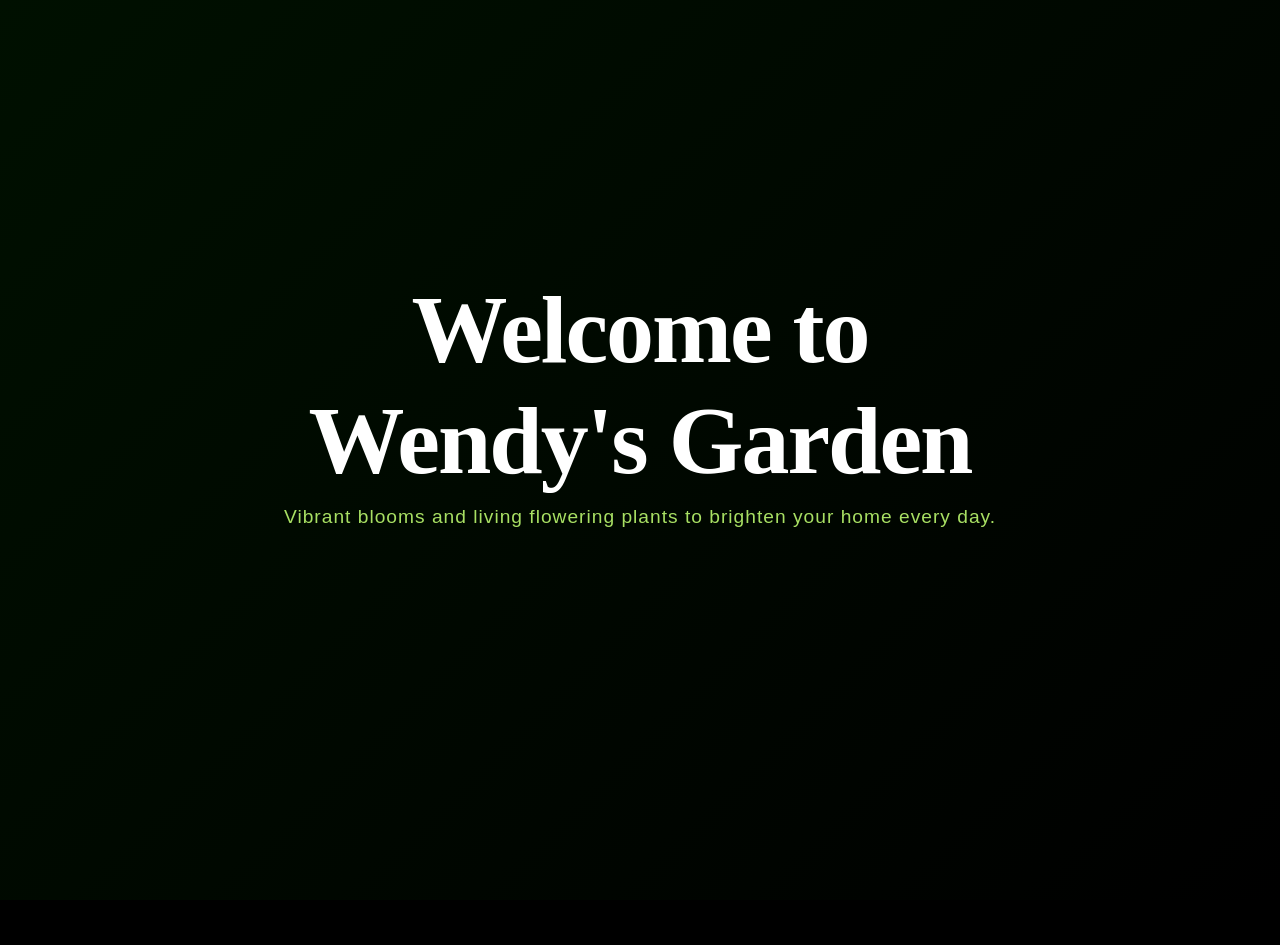
<file: index.html>
<!DOCTYPE html>
<html lang="en">
<head>
    <meta charset="UTF-8">
    <meta name="viewport" content="width=device-width, initial-scale=1.0">
    <title>Wendy's Garden | Nature's Peace</title>
    <link rel="stylesheet" href="index.css">
</head>
<body>

    <header class="hero">
        <div class="hero-bg"></div>
        
        <div class="overlay"></div>

        <div class="hero-content">
        <h1 class="reveal-text">Welcome to Wendy's Garden</h1>
        <p class="reveal-subtext">Vibrant blooms and living flowering plants to brighten your home every day.</p>
        <a href="home.html" class="btn reveal-btn" id="explore-btn">Visit Now</a>
        </div>
    </header>

    <script src="index.js"></script>
</body>
</html>
</file>
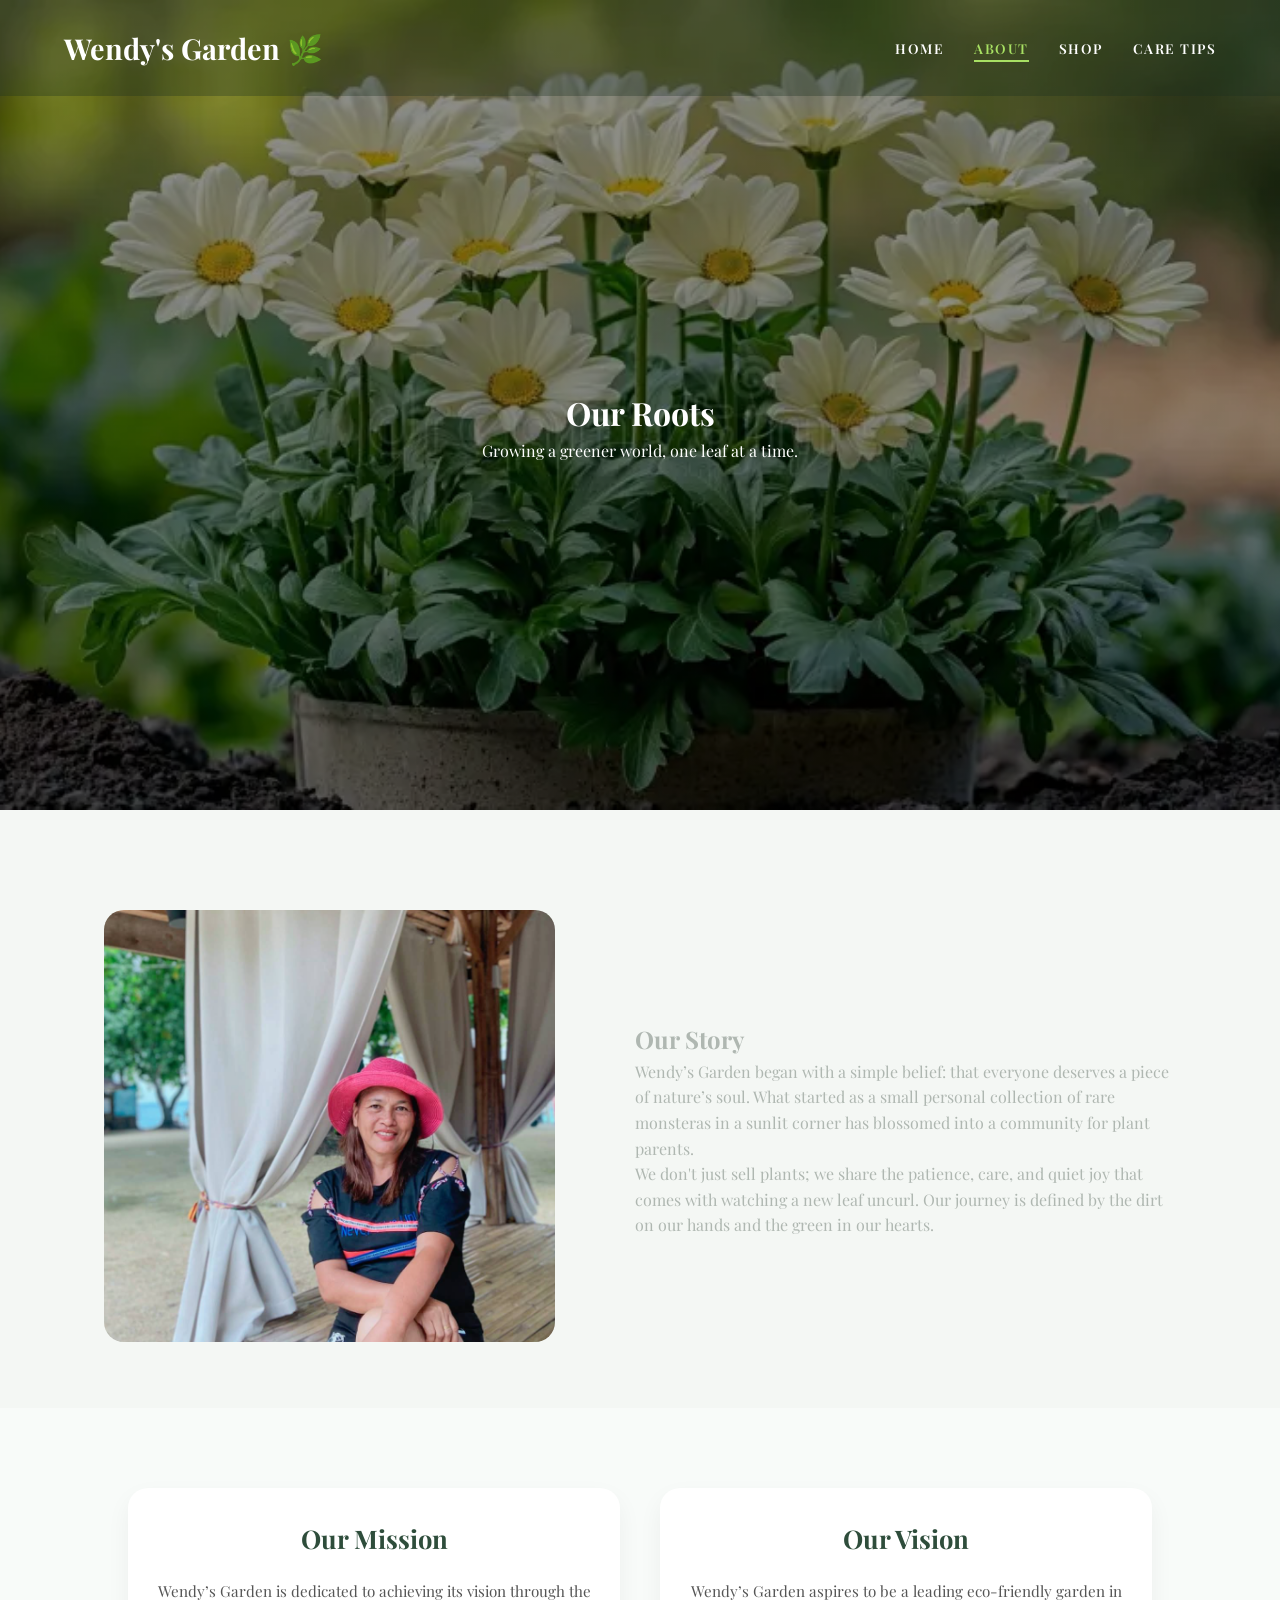
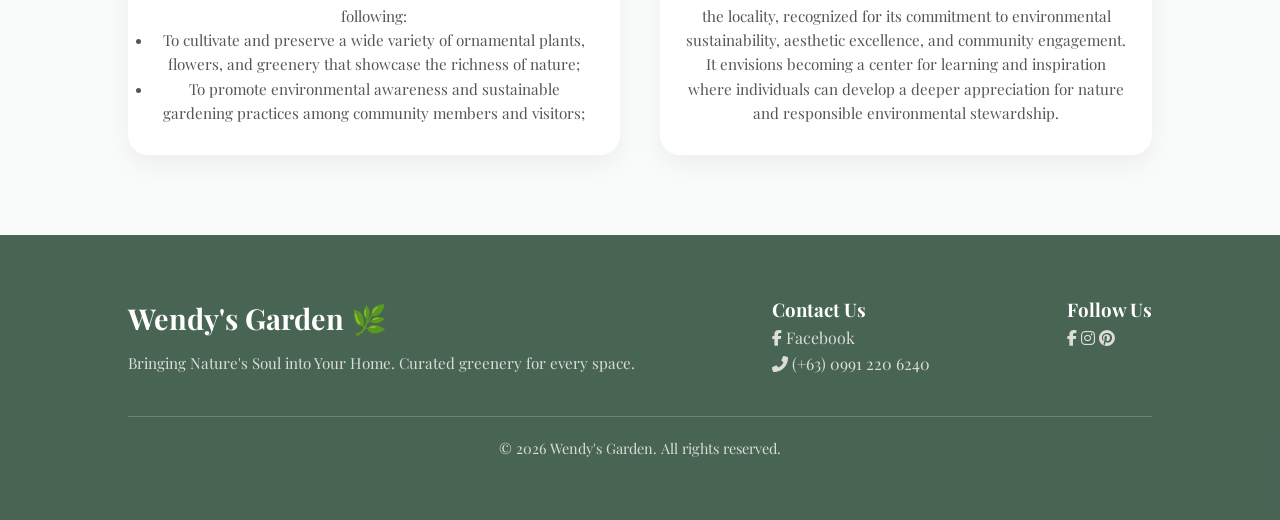
<file: about.html>
<!DOCTYPE html>
<html lang="en">
<head>
<meta charset="UTF-8">
<meta name="viewport" content="width=device-width, initial-scale=1.0">
<title>About | Wendy's Garden</title>

<!-- Google Fonts -->
<link href="https://fonts.googleapis.com/css2?family=Playfair+Display:wght@700;900&family=Poppins:wght@300;400;600&display=swap" rel="stylesheet">

<!-- Font Awesome for icons -->
<link rel="stylesheet" href="https://cdnjs.cloudflare.com/ajax/libs/font-awesome/6.4.0/css/all.min.css">

<style>
/* ===== GLOBAL ===== */
:root {
    --primary-dark: #1b302251;
    --accent-lime: #a8e063;
    --soft-white: #f4f7f4;
}
* { margin:0; padding:0; box-sizing:border-box; }
body { font-family: 'Playfair Display', serif; background-color: var(--soft-white); color: var(--primary-dark); line-height:1.6; }

/* ===== NAVBAR ===== */
.navbar {
    position: fixed; top:0; width:100%; display:flex; justify-content:space-between; align-items:center;
    padding:25px 5%; background-color: var(--primary-dark); z-index:1000; transition: all 0.4s ease;
}
.navbar.scrolled { background-color:#111f16; padding:15px 5%; box-shadow:0 5px 20px rgba(0,0,0,0.4); }
.logo { font-family:'Playfair Display'; font-size:1.8rem; color:#fff; font-weight:700; }
.nav-links { display:flex; list-style:none; gap:30px; }
.nav-links a { color:#fff; text-decoration:none; font-weight:600; font-size:0.85rem; text-transform:uppercase; letter-spacing:1.5px; position:relative; transition:0.3s; }
.nav-links a::after { content:''; position:absolute; width:0; height:2px; bottom:-5px; left:0; background-color: var(--accent-lime); transition:0.3s; }
.navbar:not(.scrolled) .nav-links a:hover::after, .navbar:not(.scrolled) .nav-links a.active-page::after { width:100%; }
.navbar.scrolled .nav-links a::after { display:none !important; }
.nav-links a:hover, .nav-links a.active-page { color: var(--accent-lime); }

/* ===== HERO ===== */
.about-header {
    position: relative; height:90vh; display:flex; justify-content:center; align-items:center; text-align:center; color:#fff;
}
.about-header::before {
    content:''; position:absolute; top:0; left:0; width:100%; height:100%; z-index:0;
    background:
        linear-gradient(rgba(0,0,0,0.45), rgba(0,0,0,0.45)),
        url('img/daisy.webp') center/cover no-repeat;
    animation: kenBurns 20s infinite alternate;
}
.about-header .hero-content { position:relative; z-index:2; padding-top:40px; }
.about-header h1.reveal, .about-header p.reveal {
    opacity:0; transform:translateY(30px) scale(0.9); transition: all 1.2s cubic-bezier(0.22, 1, 0.36, 1);
}
.about-header h1.reveal.active, .about-header p.reveal.active { opacity:1; transform:translateY(0) scale(1); }

/* Hero animation */
@keyframes kenBurns { from{transform:scale(1);} to{transform:scale(1.1);} }

/* ===== STORY GRID ===== */
.container { max-width:1200px; margin:0 auto; padding:100px 5% 60px 5%; }
.story-grid { display:grid; grid-template-columns:1fr 1.2fr; gap:80px; align-items:center; }
.story-image img { width:100%; border-radius:20px; transition:transform 0.6s ease; }

/* ===== MISSION & VISION ===== */
.mission-vision { padding:80px 10%; background:#f8fbf9; text-align:center; }
.mv-grid { display:grid; grid-template-columns:repeat(auto-fit,minmax(300px,1fr)); gap:40px; align-items:start; }
.mv-card { background:#fff; padding:30px 25px; border-radius:20px; box-shadow:0 10px 25px rgba(0,0,0,0.05); transition: transform 0.3s ease, box-shadow 0.3s ease; }
.mv-card:hover { transform: translateY(-10px) scale(1.02); box-shadow:0 15px 35px rgba(0,0,0,0.1); }
.mv-card .section-title { font-family:'Playfair Display'; font-size:1.6rem; margin-bottom:20px; color:#2e4d3b; }
.mv-card p, .mv-card li { font-size:0.95rem; line-height:1.6; color:#555; }

/* ===== FOOTER ===== */
.site-footer { background:#2e4d3bdc; color:#fff; padding:60px 10%; }
.footer-container { display:flex; flex-wrap:wrap; justify-content:space-between; gap:40px; }
.footer-brand h2 { font-family:'Playfair Display'; font-size:1.8rem; margin-bottom:10px; }
.footer-brand p { font-size:0.95rem; line-height:1.6; color:#dcdcdc; }
.footer-contact a, .footer-social a { color:#dcdcdc; text-decoration:none; transition:0.3s; }
.footer-contact a:hover, .footer-social a:hover { color:#27ae60; }
.footer-bottom { text-align:center; margin-top:40px; border-top:1px solid rgba(255,255,255,0.2); padding-top:20px; font-size:0.9rem; color:#dcdcdc; }

/* ===== RESPONSIVE ===== */
@media(max-width:900px){ .story-grid{grid-template-columns:1fr;} .nav-links{display:none;} }
@media(max-width:768px){ .mission-vision{padding:50px 5%;} .mv-card .section-title{font-size:1.4rem;} }
</style>
</head>
<body class="about-page">

<nav class="navbar">
    <div class="logo">Wendy's Garden 🌿</div>
    <ul class="nav-links">
        <li><a href="home.html">Home</a></li>
        <li><a href="about.html" class="active-page">About</a></li>
        <li><a href="shop.html">Shop</a></li>
        <li><a href="care.html">Care Tips</a></li>
    </ul>
</nav>

<header class="about-header">
    <div class="hero-content">
        <h1 class="reveal about-title">Our Roots</h1>
        <p class="reveal about-sub">Growing a greener world, one leaf at a time.</p>
    </div>
</header>

<section class="container">
    <div class="story-grid">
        <div class="story-image">
            <img src="img/wendy.png" alt="Garden Life">
        </div>
        <div class="story-text">
            <h2 class="section-title" style="text-align:left;">Our Story</h2>
            <p>Wendy’s Garden began with a simple belief: that everyone deserves a piece of nature’s soul. What started as a small personal collection of rare monsteras in a sunlit corner has blossomed into a community for plant parents.</p>
            <p>We don't just sell plants; we share the patience, care, and quiet joy that comes with watching a new leaf uncurl. Our journey is defined by the dirt on our hands and the green in our hearts.</p>
        </div>
    </div>
</section>

<section class="mission-vision">
    <div class="mv-grid">
        <div class="mv-card">
            <h2 class="section-title">Our Mission</h2>
            <p>Wendy’s Garden is dedicated to achieving its vision through the following:</p>
            <ul>
                <li>To cultivate and preserve a wide variety of ornamental plants, flowers, and greenery that showcase the richness of nature;</li>
                <li>To promote environmental awareness and sustainable gardening practices among community members and visitors;</li>
            </ul>
        </div>
        <div class="mv-card">
            <h2 class="section-title">Our Vision</h2>
            <p>Wendy’s Garden aspires to be a leading eco-friendly garden in the locality, recognized for its commitment to environmental sustainability, aesthetic excellence, and community engagement. It envisions becoming a center for learning and inspiration where individuals can develop a deeper appreciation for nature and responsible environmental stewardship.</p>
        </div>
    </div>
</section>

<footer class="site-footer">
    <div class="footer-container">
        <div class="footer-brand">
            <h2>Wendy's Garden 🌿</h2>
            <p>Bringing Nature's Soul into Your Home. Curated greenery for every space.</p>
        </div>
        <div class="footer-contact">
            <h3>Contact Us</h3>
            <a href="https://www.facebook.com/analiza.viray.35" target="_blank"><i class="fab fa-facebook-f"></i> Facebook</a><br>
            <a href="tel:+639912206240"><i class="fas fa-phone-alt"></i> (+63) 0991 220 6240</a>
        </div>
        <div class="footer-social">
            <h3>Follow Us</h3>
            <div class="social-icons">
                <a href="#"><i class="fab fa-facebook-f"></i></a>
                <a href="#"><i class="fab fa-instagram"></i></a>
                <a href="#"><i class="fab fa-pinterest"></i></a>
            </div>
        </div>
    </div>
    <div class="footer-bottom">
        <p>&copy; 2026 Wendy's Garden. All rights reserved.</p>
    </div>
</footer>

<script>
// ===== Hero text reveal on load =====
window.addEventListener('DOMContentLoaded', () => {
    document.querySelector('.about-header h1.reveal').classList.add('active');
    document.querySelector('.about-header p.reveal').classList.add('active');
});

// ===== Navbar shrink on scroll =====
window.addEventListener('scroll', () => {
    const navbar = document.querySelector('.navbar');
    if(window.scrollY > 50) navbar.classList.add('scrolled');
    else navbar.classList.remove('scrolled');
});
</script>

</body>
</html>
</file>
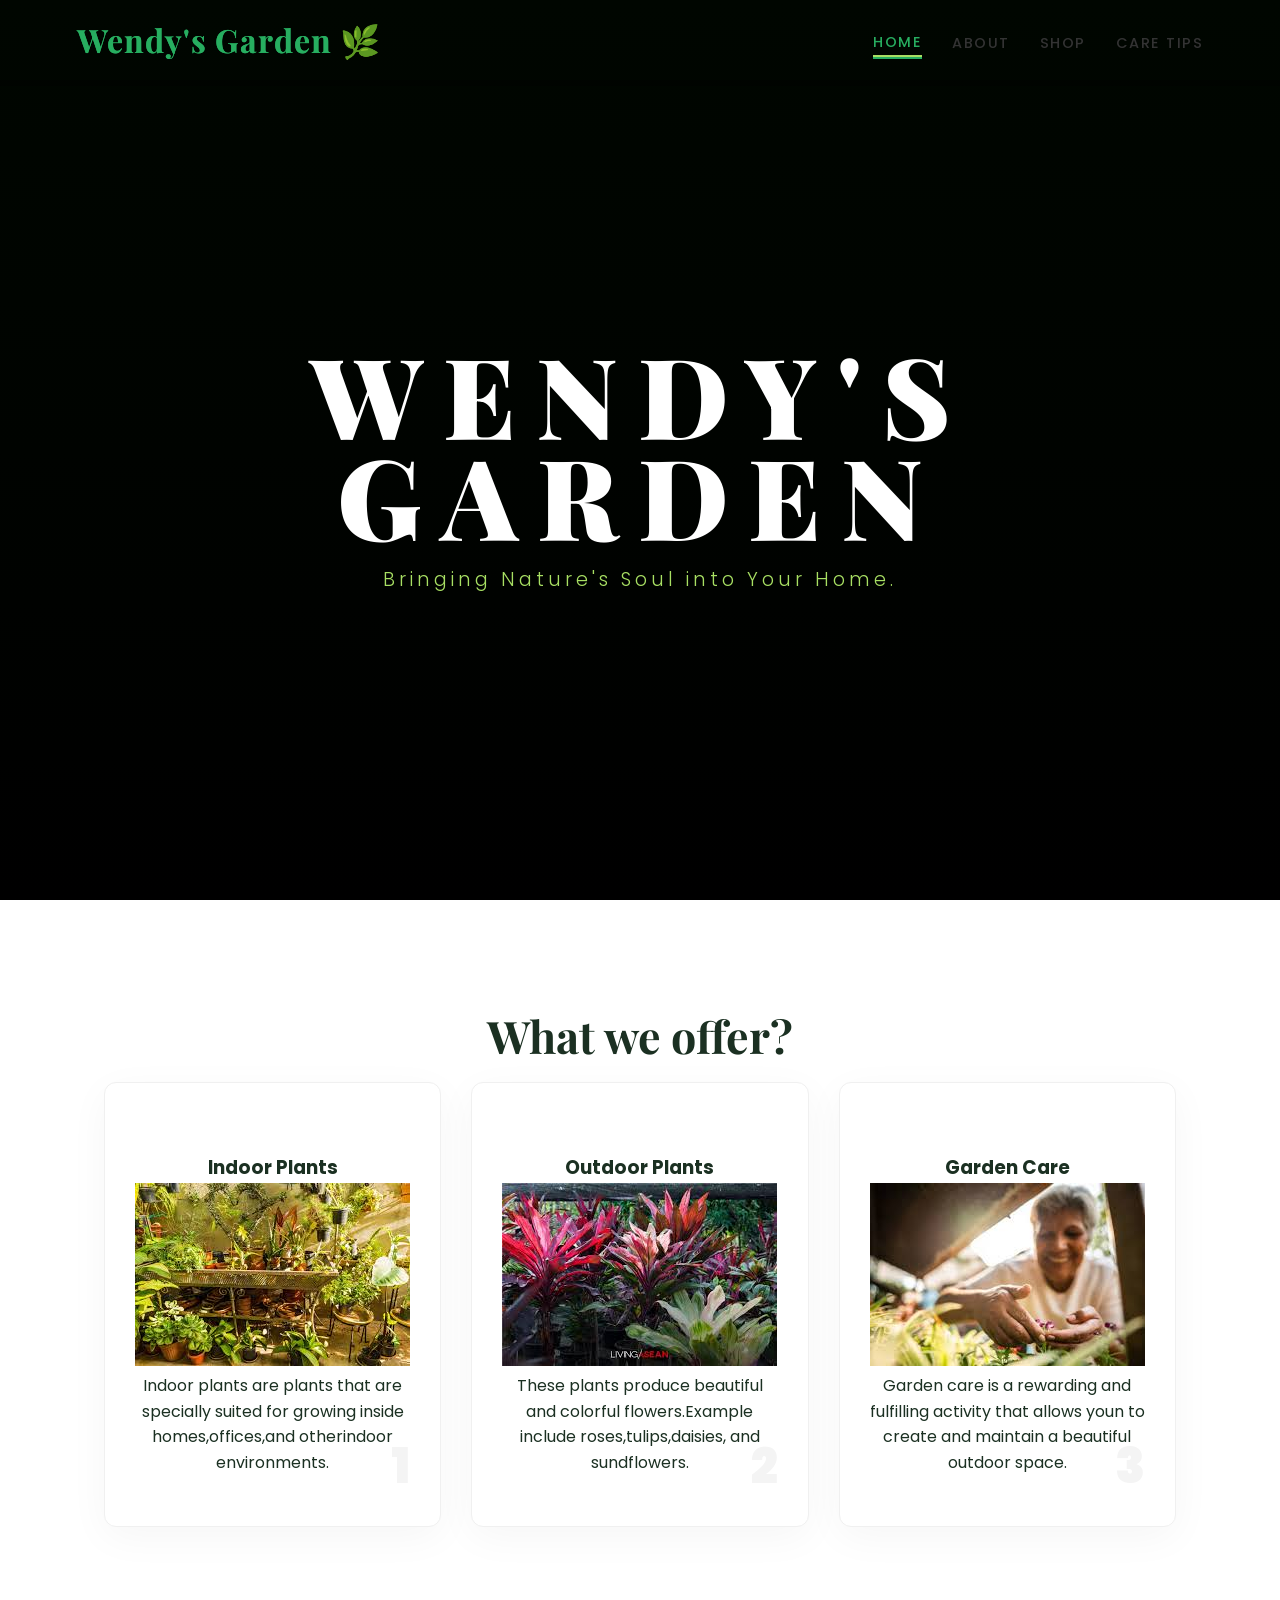
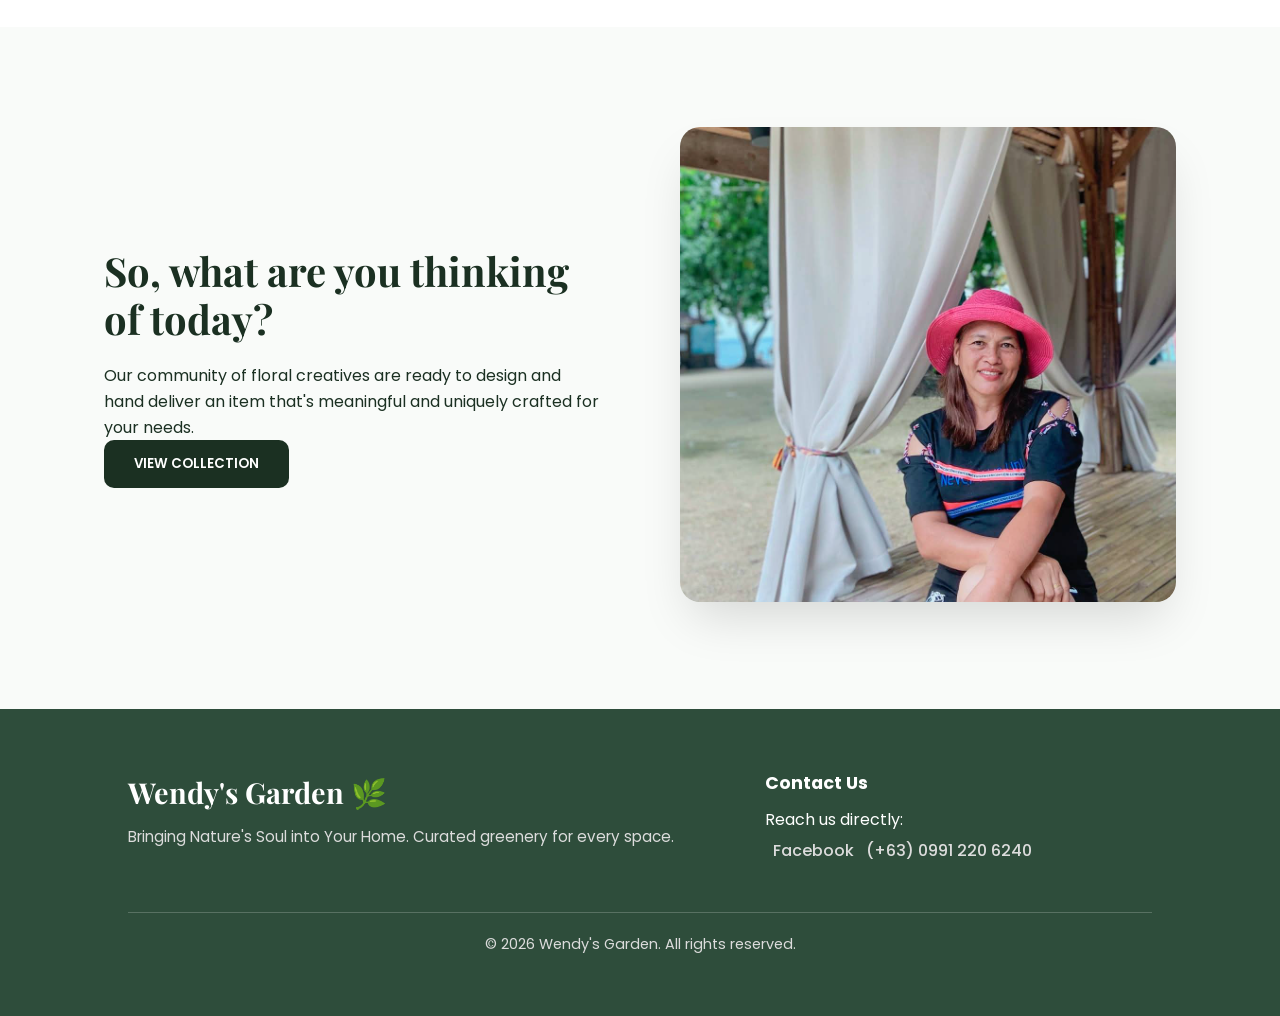
<file: home.html>
<!DOCTYPE html>
<html lang="en">
<head>
    <meta charset="UTF-8">
    <meta name="viewport" content="width=device-width, initial-scale=1.0">
    <title>Home | Wendy's Garden</title>
    <link rel="stylesheet" href="home.css">
    <link rel="stylesheet" href="style.css">
    <link href="https://fonts.googleapis.com/css2?family=Playfair+Display:wght@700&family=Poppins:wght@300;400;600&display=swap" rel="stylesheet">
</head>
<body>

    <section class="hero">
        <div class="hero-bg"></div>
        <div class="overlay"></div>
        <nav class="navbar">
            <div class="logo">Wendy's Garden 🌿</div>
            <ul class="nav-links">
  <!-- Navbar Start -->
<nav class="navbar">
    <div class="logo">Wendy's Garden 🌿</div>
    <ul class="nav-links">
        <li><a href="home.html" class="active-page">Home</a></li>
        <li><a href="about.html">About</a></li>
        <li><a href="shop.html">Shop</a></li>
        <li><a href="care.html">Care Tips</a></li>
    </ul>
    <div class="hamburger">
        <span></span>
        <span></span>
        <span></span>
    </div>
</nav>
<!-- Navbar End -->
            </ul>
        </nav>
        <div class="hero-content">
            <h1 class="reveal">Wendy's Garden</h1>
            <p class="reveal">Bringing Nature's Soul into Your Home.</p>
        </div>
    </section>

     <section class="how-it-works">
        <div class="container">
            <h2 class="section-title scroll-reveal">What we offer?</h2>
            
            <div class="work-grid">
                <div class="work-card scroll-reveal">
                    <div class="icon-box"><i class="far fa-comment-dots"></i></div>
                    <h3>Indoor Plants</h3>
                    <img src="img/indor.jpg" alt="Floral hands">
                    <p>Indoor plants are plants that are specially suited for growing inside homes,offices,and otherindoor environments.</p>
                    <span class="step-num">1</span>
                </div>
                <div class="work-card scroll-reveal">
                    <div class="icon-box"><i class="fas fa-seedling"></i></div>
                    <h3>Outdoor Plants</h3>
                    <img src="img/outdoors.jpg" alt="Floral hands">
                    <p>These plants produce beautiful and colorful flowers.Example include roses,tulips,daisies, and sundflowers.</p>
                    <span class="step-num">2</span>
                </div>
                <div class="work-card scroll-reveal">
                    <div class="icon-box"><i class="far fa-envelope-open"></i></div>
                    <h3>Garden Care</h3>
                    <img src="img/love11.jpg" alt="Floral hands">
                    <p>Garden care is a rewarding and fulfilling activity that allows youn to create and maintain a beautiful outdoor space.</p>
                    <span class="step-num">3</span>
                </div>
            </div>
        </div>
    </section>

    <section class="split-section">
        <div class="container split-grid">
            <div class="split-text scroll-reveal">
                <h2>So, what are you thinking of today?</h2>
                <p>Our community of floral creatives are ready to design and hand deliver an item that's meaningful and uniquely crafted for your needs.</p>
                <button class="btn-view-shop" onclick="window.location.href='shop.html'">
    View Collection
</button>
            </div>
            <div class="split-image scroll-reveal">
                <img src="img/wendy.png" alt="Floral hands">
            </div>
        </div>
    </section>

    </section>

 <footer class="site-footer">
    <div class="footer-container">

        <!-- Brand + Description -->
        <div class="footer-brand">
            <h2>Wendy's Garden 🌿</h2>
            <p>Bringing Nature's Soul into Your Home. Curated greenery for every space.</p>
        </div>


        <!-- Contact -->
        <div class="footer-contact">
            <h3>Contact Us</h3>
            <p>Reach us directly:</p>
            <a href="https://www.facebook.com/analiza.viray.35" target="_blank" class="facebook-link">
                <i class="fab fa-facebook-f"></i> Facebook
            </a>
            <a href="tel:+639912206240" class="phone-link">
                <i class="fas fa-phone-alt"></i> (+63) 0991 220 6240
            </a>
        </div>

        <!-- Social Media -->
        <div class="footer-social">
            <h3></h3>
            <div class="social-icons">
                <a href="https://www.facebook.com/analiza.viray.35" target="_blank"><i class="fab fa-facebook-f"></i></a>
                <a href="#"><i class="fab fa-instagram"></i></a>
                <a href="#"><i class="fab fa-pinterest"></i></a>
            </div>
        </div>

    </div>

    <div class="footer-bottom">
        <p>&copy; 2026 Wendy's Garden. All rights reserved.</p>
    </div>
</footer>

    <script src="home.js"></script>
</body>
</html>
</file>
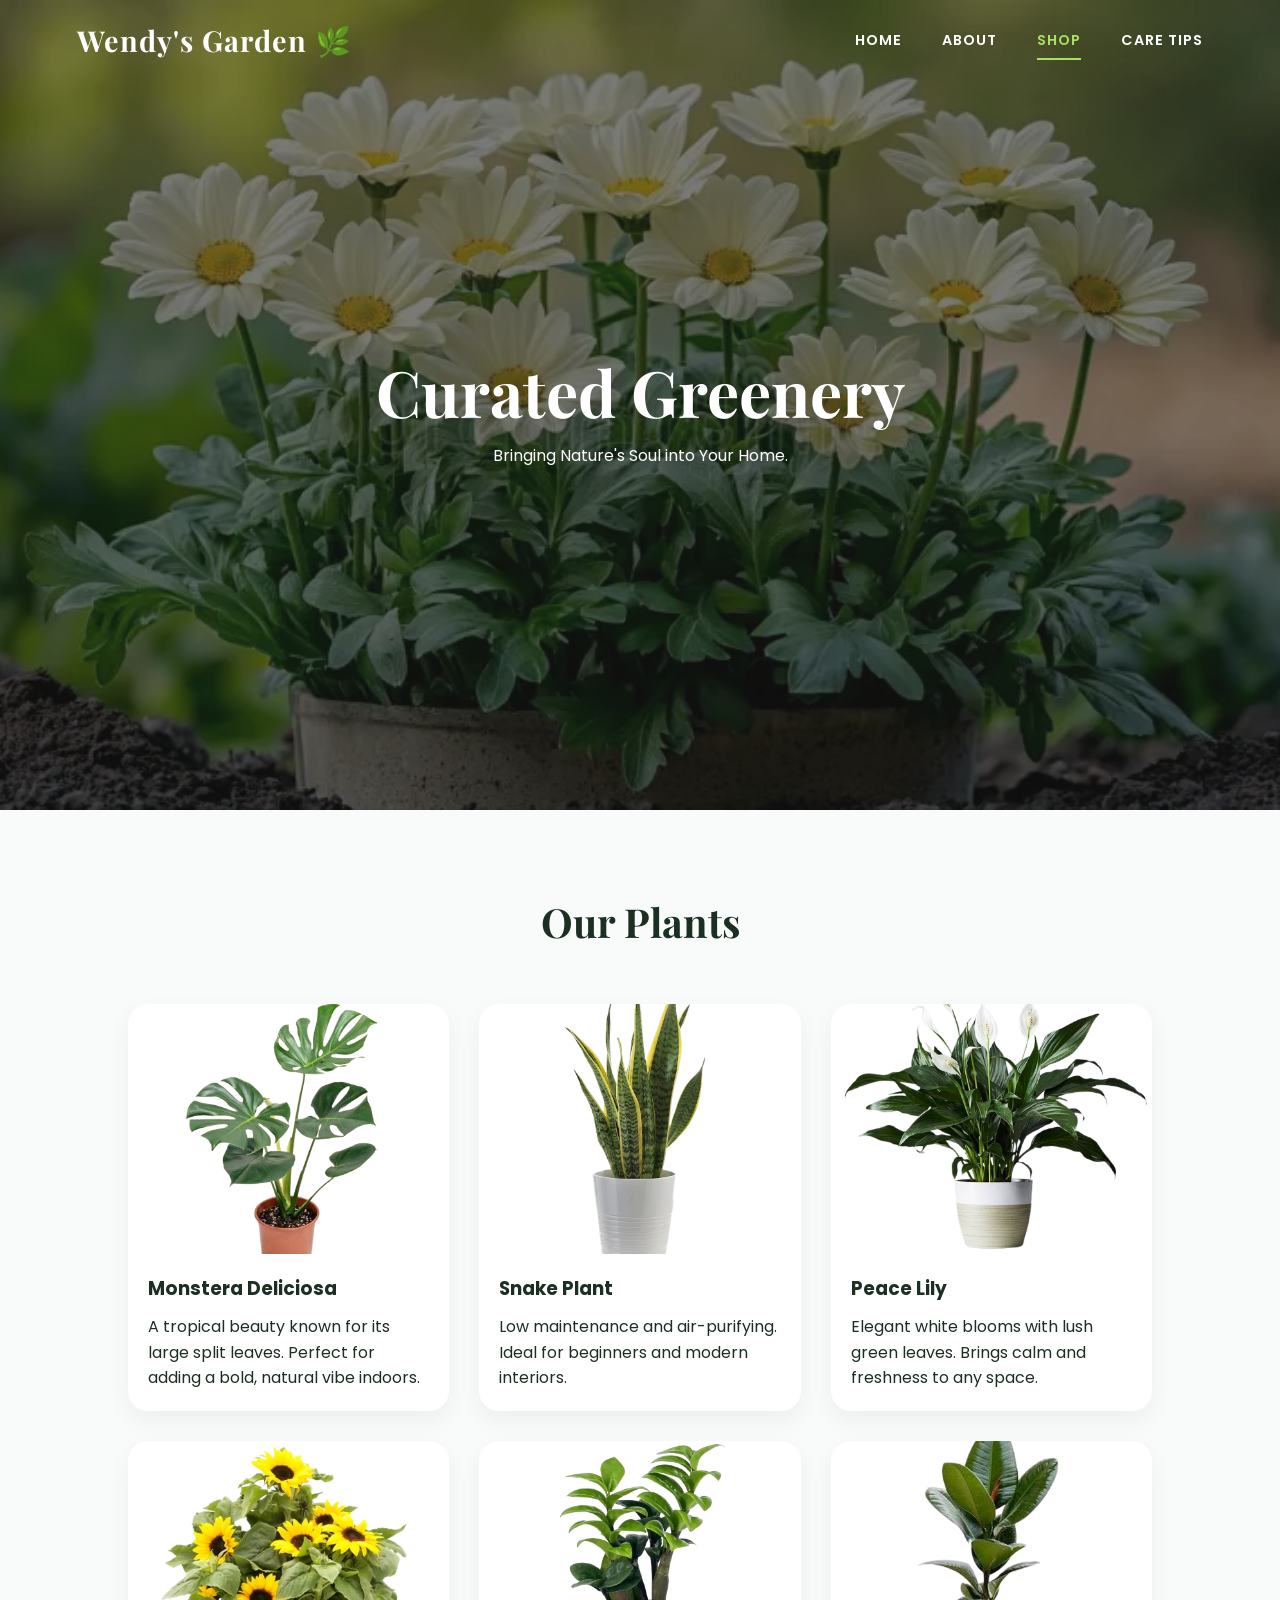
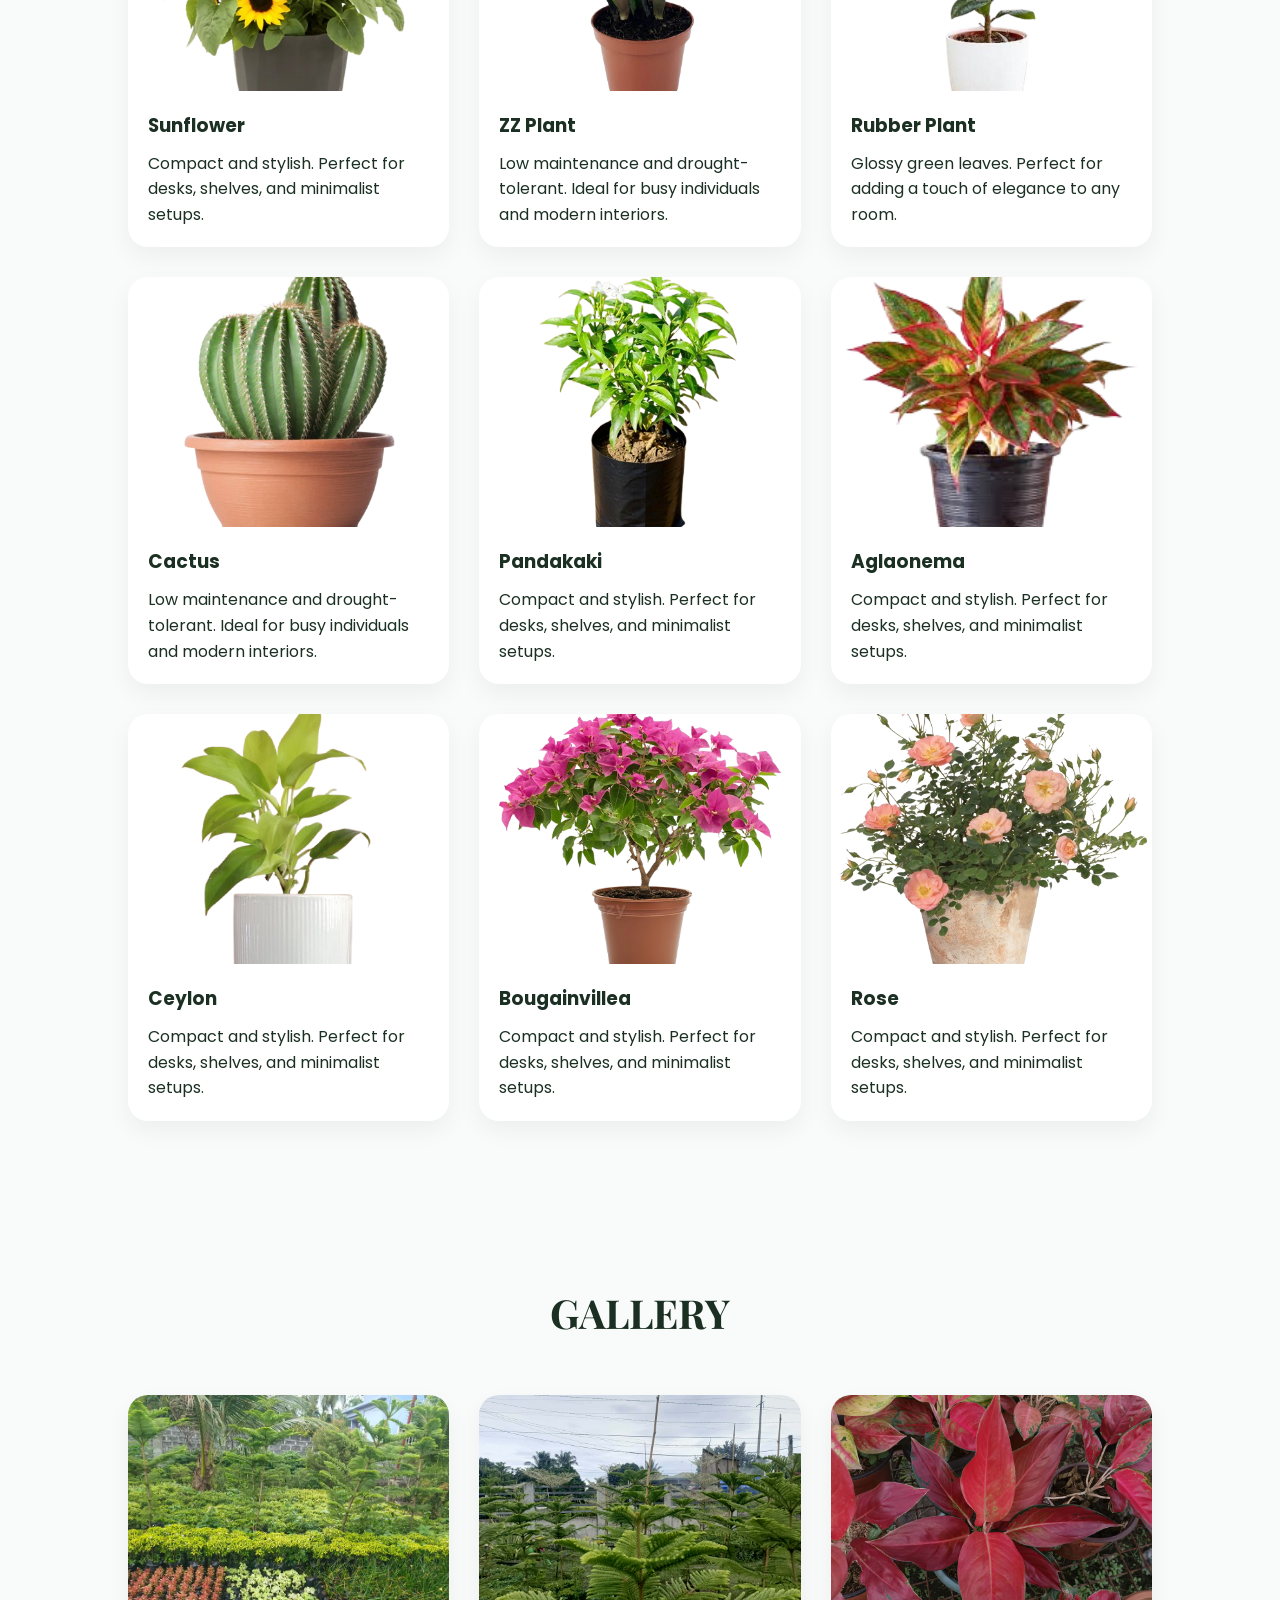
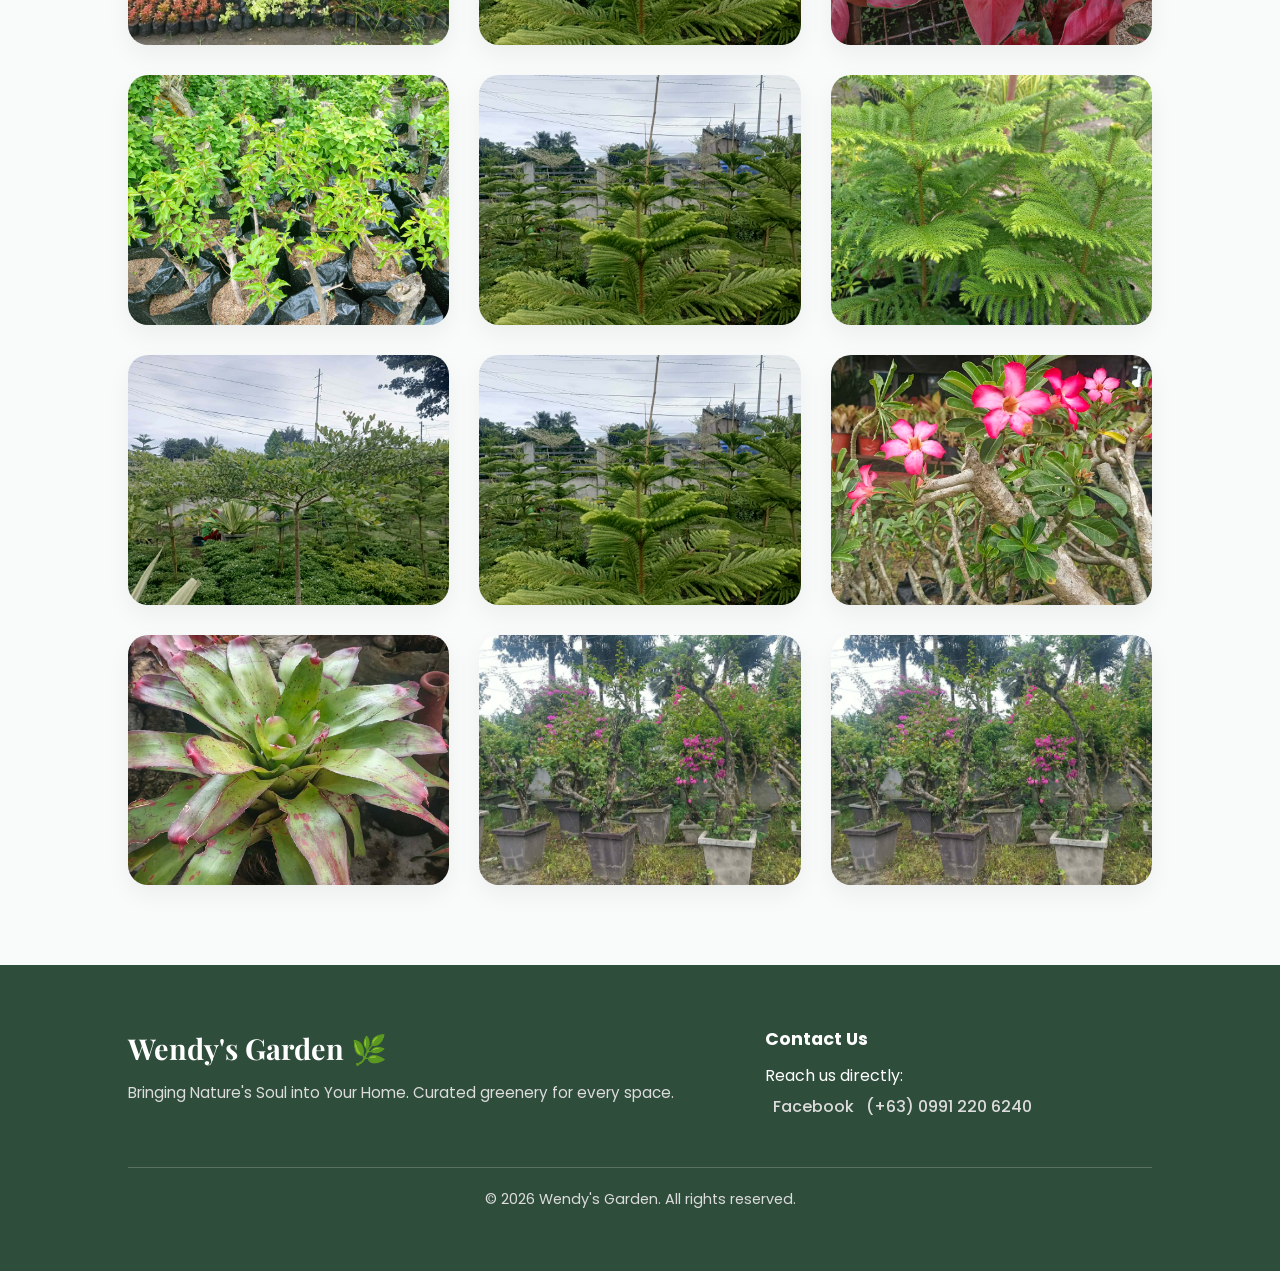
<file: shop.html>
<!DOCTYPE html>
<html lang="en">
<head>
    <meta charset="UTF-8">
    <meta name="viewport" content="width=device-width, initial-scale=1.0">
    <title>Shop | Wendy's Garden</title>
    <link rel="stylesheet" href="style.css">
    <link rel="stylesheet" href="shop.css">
    <link href="https://fonts.googleapis.com/css2?family=Playfair+Display:wght@900&family=Poppins:wght@300;400;600&display=swap" rel="stylesheet">
</head>
<body class="shop-page">

    <!-- HERO SECTION -->
    <header class="hero shop-hero">
        <div class="hero-bg"></div> 
        <div class="overlay"></div>

        <nav class="navbar">
            <div class="logo">Wendy's Garden 🌿</div>
            <ul class="nav-links">
                <li><a href="home.html">Home</a></li>
                <li><a href="about.html">About</a></li> 
                <li><a href="shop.html" class="active-page">Shop</a></li>
                <li><a href="care.html">Care Tips</a></li>
            </ul>
        </nav>

        <div class="hero-content">
            <h1 class="reveal">Curated Greenery</h1>
            <p class="reveal">Bringing Nature's Soul into Your Home.</p>
        </div>
    </header>

    <!-- SHOP CONTROLS (Placeholder) -->
    <section class="controls-container">
        <div class="shop-controls scroll-reveal">
            <!-- Controls will go here -->
        </div>
    </section>

    <!-- PRODUCTS SECTION -->
    <section class="products-section">
        <h2 class="section-title">Our Plants</h2>
        <div class="products-grid">

            <!-- Product 1 -->
            <div class="product-card">
                <img src="img/f1-removebg-preview.png" alt="Monstera Plant">
                <div class="product-info">
                    <h3>Monstera Deliciosa</h3>
                    <p>A tropical beauty known for its large split leaves. Perfect for adding a bold, natural vibe indoors.</p>
                </div>
            </div>

            <!-- Product 2 -->
            <div class="product-card">
                <img src="img/f2-removebg-preview (2).png" alt="Snake Plant">
                <div class="product-info">
                    <h3>Snake Plant</h3>
                    <p>Low maintenance and air-purifying. Ideal for beginners and modern interiors.</p>
                </div>
            </div>

            <!-- Product 3 -->
            <div class="product-card">
                <img src="img/f3-removebg-preview (2).png" alt="Peace Lily">
                <div class="product-info">
                    <h3>Peace Lily</h3>
                    <p>Elegant white blooms with lush green leaves. Brings calm and freshness to any space.</p>
                </div>
            </div>

            <!-- Product 4 -->
            <div class="product-card">
                <img src="img/f7-removebg-preview (1).png" alt="Succulent Set">
                <div class="product-info">
                    <h3>Sunflower</h3>
                    <p>Compact and stylish. Perfect for desks, shelves, and minimalist setups.</p>
                </div>
            </div>

            <!-- Product 5 -->
            <div class="product-card">
                <img src="img/f5-removebg-preview (1).png" alt="ZZ Plant">
                <div class="product-info">
                    <h3>ZZ Plant</h3>
                    <p>Low maintenance and drought-tolerant. Ideal for busy individuals and modern interiors.</p>
                </div>
            </div>

            <!-- Product 6 -->
            <div class="product-card">
                <img src="img/f6-removebg-preview (1).png" alt="Rubber Plant">
                <div class="product-info">
                    <h3>Rubber Plant</h3>
                    <p>Glossy green leaves. Perfect for adding a touch of elegance to any room.</p>
                </div>
            </div>  

            <!-- Product 7 -->
            <div class="product-card">
                <img src="img/cactus-removebg-preview.png" alt="Cactus">
                <div class="product-info">
                    <h3>Cactus</h3>
                    <p>Low maintenance and drought-tolerant. Ideal for busy individuals and modern interiors.</p>
                </div>
            </div>

            <!-- Product 8 -->
            <div class="product-card">
                <img src="img/pandakaki_1-removebg-preview.png" alt="Succulent Set">
                <div class="product-info">
                    <h3>Pandakaki</h3>
                    <p>Compact and stylish. Perfect for desks, shelves, and minimalist setups.</p>
                </div>
            </div>

            <!-- Product 9 -->
            <div class="product-card">
                <img src="img/F7-removebg-preview.png" alt="Succulent Set">
                <div class="product-info">
                    <h3>Aglaonema</h3>
                    <p>Compact and stylish. Perfect for desks, shelves, and minimalist setups.</p>
                </div>
            </div>

            <!-- Product 10 -->
            <div class="product-card">
                <img src="img/ceylon-removebg-preview.png" alt="Succulent Set">
                <div class="product-info">
                    <h3>Ceylon</h3>
                    <p>Compact and stylish. Perfect for desks, shelves, and minimalist setups.</p>
                </div>
            </div>

            <!-- Product 11 -->
            <div class="product-card">
                <img src="img/bougainvillea-removebg-preview.png" alt="Succulent Set">
                <div class="product-info">
                    <h3>Bougainvillea</h3>
                    <p>Compact and stylish. Perfect for desks, shelves, and minimalist setups.</p>
                </div>
            </div>

            <!-- Product 12 -->
            <div class="product-card">
                <img src="img/rose_rose-removebg-preview.png" alt="Succulent Set">
                <div class="product-info">
                    <h3>Rose</h3>
                    <p>Compact and stylish. Perfect for desks, shelves, and minimalist setups.</p>
                </div>
            </div>

        </div>
    </section>


    <!-- ===== GALLERY SECTION ===== -->
<section class="products-section">
  <h2 class="section-title">GALLERY</h2>
  <div class="products-grid">
    <!-- Product 1 -->
    <div class="product-card">
      <img src="img/11.jpg" alt="Snake Plant">
    </div>

    <!-- Product 3 -->
    <div class="product-card">
      <img src="img/10.jpg" alt="Peace Lily">
    </div>

    <!-- Product 4 -->
    <div class="product-card">
      <img src="img/9.jpg" alt="Succulent Set">
    </div>

    <!-- Product 5 -->
    <div class="product-card">
      <img src="img/8.jpg" alt="ZZ Plant">
    </div>

    <!-- Product 6 -->
    <div class="product-card">
      <img src="img/7.jpg" alt="Rubber Plant">
    </div>

    <!-- Product 7 -->
    <div class="product-card">
      <img src="img/6.jpg" alt="Cactus">
    </div>

    <!-- Product 8 -->
    <div class="product-card">
      <img src="img/5.jpg" alt="Succulent Set">
    </div>

    <!-- Product 9 -->
    <div class="product-card">
      <img src="img/4.jpg" alt="Succulent Set">
    </div>

    <!-- Product 10 -->
    <div class="product-card">
      <img src="img/3.jpg" alt="Succulent Set">
    </div>

    <!-- Product 11 -->
    <div class="product-card">
      <img src="img/2.jpg" alt="Succulent Set">
    </div>

    <!-- Product 12 -->
    <div class="product-card">
      <img src="img/1.jpg" alt="Succulent Set">
    </div>

    <!-- Product 12 -->
    <div class="product-card">
      <img src="img/1.jpg" alt="Succulent Set">
    </div>

  </div>
</section>


      <footer class="site-footer">
    <div class="footer-container">
 
        <!-- Brand + Description -->
        <div class="footer-brand">
            <h2>Wendy's Garden 🌿</h2>
            <p>Bringing Nature's Soul into Your Home. Curated greenery for every space.</p>
        </div>


        <!-- Contact -->
        <div class="footer-contact">
            <h3>Contact Us</h3>
            <p>Reach us directly:</p>
            <a href="https://www.facebook.com/analiza.viray.35" target="_blank" class="facebook-link">
                <i class="fab fa-facebook-f"></i> Facebook
            </a>
            <a href="tel:+639912206240" class="phone-link">
                <i class="fas fa-phone-alt"></i> (+63) 0991 220 6240
            </a>
        </div>

        <!-- Social Media -->
        <div class="footer-social">
            <h3></h3>
            <div class="social-icons">
                <a href="https://www.facebook.com/analiza.viray.35" target="_blank"><i class="fab fa-facebook-f"></i></a>
                <a href="#"><i class="fab fa-instagram"></i></a>
                <a href="#"><i class="fab fa-pinterest"></i></a>
            </div>
        </div>

    </div>

    <div class="footer-bottom">
        <p>&copy; 2026 Wendy's Garden. All rights reserved.</p>
    </div>
</footer>

    <script src="shop.js"></script>
</body>
</html>
</file>
<file: index.css>
/* 1. Global Reset & Fonts */
* {
    margin: 0;
    padding: 0;
    box-sizing: border-box;
    font-family: 'Playfair Display', serif; /* Elegant for Garden theme */
}

body {
    background-color: #000; /* Prevents white flash on load */
    overflow: hidden; /* Keeps zoom contained */
}

/* 2. Hero Container */
.hero {
    position: relative;
    height: 100vh;
    width: 100%;
    display: flex;
    justify-content: center;
    align-items: center;
    text-align: center;
    color: white;
}

/* 3. The Cinematic Background */
.hero-bg {
    position: absolute;
    top: 0;
    left: 0;
    width: 100%;
    height: 100%;
    /* Use a lush green garden image */
    background: url('https://images.unsplash.com/photo-1466692476868-aef1dfb1e735?auto=format&fit=crop&w=1920&q=80') center/cover no-repeat;
    z-index: -2;
    transform: scale(1); /* Starting scale for JS zoom */
}

/* 4. The Black & Green Overlay */
.overlay {
    position: absolute;
    top: 0;
    left: 0;
    width: 100%;
    height: 100%;
    /* Blends from dark forest green to deep black */
    background: linear-gradient(
        135deg, 
        rgba(0, 20, 0, 0.8) 0%, 
        rgba(0, 0, 0, 0.7) 100%
    );
    z-index: -1;
}

/* 5. Content Layout */
.hero-content {
    max-width: 800px;
    padding: 20px;
    z-index: 1;
}

/* Title Styling */
.reveal-text {
    font-size: clamp(3rem, 10vw, 6rem); /* Fits any screen size */
    font-weight: 700;
    margin-bottom: 10px;
    letter-spacing: -2px;
}

/* Subtext Styling */
.reveal-subtext {
    font-family: 'Poppins', sans-serif;
    font-size: 1.2rem;
    margin-bottom: 40px;
    color: #a8e063; /* Fresh Lime Green */
    letter-spacing: 1px;
}

/* 6. The "Visit Now" Button */
.btn {
    display: inline-block;
    padding: 18px 45px;
    background: #2d5a27; /* Forest Green */
    color: white;
    text-decoration: none;
    border-radius: 50px;
    font-family: 'Poppins', sans-serif;
    font-weight: 600;
    text-transform: uppercase;
    letter-spacing: 2px;
    border: 2px solid transparent;
    transition: all 0.4s cubic-bezier(0.4, 0, 0.2, 1);
    cursor: pointer;
}

.btn:hover {
    background: transparent;
    border-color: #a8e063;
    color: #a8e063;
    transform: translateY(-5px) scale(1.05);
    box-shadow: 0 15px 30px rgba(0, 0, 0, 0.5);
}

/* 7. Animation States (Triggered by index.js) */
.reveal-text, .reveal-subtext, .reveal-btn {
    opacity: 0;
    transform: translateY(40px);
    transition: opacity 1.2s ease, transform 1.2s cubic-bezier(0.2, 0.6, 0.2, 1);
}

.reveal-text.reveal, 
.reveal-subtext.reveal, 
.reveal-btn.reveal {
    opacity: 1;
    transform: translateY(0);
}
</file>
<file: home.css>
/* ==========================================================================
   1. VARIABLES & RESET
   ========================================================================== */
:root {
    --primary-dark: #1b3022;     /* Deep Forest */
    --primary-leaf: #2d5a27;     /* Classic Garden Green */
    --accent-lime: #a8e063;      /* Fresh Growth */
    --soft-white: #f4f7f4;       /* Off-white page background */
    --glass-bg: rgba(255, 255, 255, 0.1);
    --glass-border: rgba(255, 255, 255, 0.2);
    --transition: all 0.5s cubic-bezier(0.175, 0.885, 0.32, 1.275);
}

* {
    margin: 0;
    padding: 0;
    box-sizing: border-box;
}

body {
    background-color: var(--soft-white);
    font-family: 'Playfair Display', serif;
    color: var(--primary-dark);
    line-height: 1.6;
    overflow-x: hidden;
    /* Initial Page Load Animation - Blur removed for clarity */
    animation: fadeInPage 1.2s ease-in-out;
}

@keyframes fadeInPage {
    from { opacity: 0; }
    to { opacity: 1; }
}

/* --- THE "STAY" LOGIC --- */
.no-anim, 
.no-anim body {
    animation: none !important;
    opacity: 1 !important;
    filter: none !important;
}

.no-anim .reveal,
.no-anim .scroll-reveal,
.no-anim .hero-content h1.reveal {
    opacity: 1 !important;
    transform: translateY(0) scale(1) !important;
    transition: none !important;
    letter-spacing: -2px !important; /* Matches active H1 state */
}

/* ==========================================================================
   2. NAVIGATION BAR (Solid Deep Forest Design)
   ========================================================================== */

/* --- Navigation Stability --- */
.navbar {
    display: flex; 
    justify-content: space-between; 
    align-items: center;
    position: fixed; 
    top: 0; 
    left: 0; 
    width: 100%; 
    height: 80px;
    z-index: 1000; 
    padding: 0 4% 0 8%; 
    background: transparent; 
    transition: var(--transition);
}

.nav-links {
    display: flex;
    list-style: none;
    gap: 35px;
    margin: 0;
    padding: 0;
    align-items: center; /* Keeps all text on the same horizontal line */
}

.nav-links li {
    display: inline-block;
    height: 100%;
}

.nav-links a {
    text-decoration: none;
    color: var(--white);
    font-weight: 600; /* Set a consistent weight */
    text-transform: uppercase;
    font-size: 0.85rem;
    position: relative;
    padding: 10px 0; /* Creates a consistent click area */
    display: block;
    transition: color 0.3s ease;
}

/* --- The Underline Logic --- */
/* This ensures the lime line appears WITHOUT moving the text */
.nav-links a.active-page::after {
    content: '';
    position: absolute;
    width: 100%;
    height: 2px;
    background: var(--accent-lime);
    bottom: 0; /* Locked to the bottom of the padding */
    left: 0;
    pointer-events: none; /* Prevents the line from interfering with clicks */
}

/* Hover state remains consistent with the screenshot */
.nav-links a:hover {
    color: var(--accent-lime);
}

/* Underline effect */
.nav-links a::after {
    content: '';
    position: absolute;
    width: 0;
    height: 2px;
    bottom: -5px;
    left: 0;
    background-color: var(--accent-lime);
    transition: width 0.3s ease;
}

.nav-links a:hover::after,
.nav-links a.active-page::after {
    width: 100%;
}

/* ==========================================================================
   3. HERO SECTION
   ========================================================================== */
.hero {
    position: relative;
    height: 100vh;
    width: 100%;
    display: flex;
    align-items: center;
    justify-content: center;
    overflow: hidden;
    background: #000; 
}

.hero-bg {
    position: absolute;
    top: 0;
    left: 0;
    width: 100%;
    height: 100%;
    background: url('https://images.unsplash.com/photo-1466692476868-aef1dfb1e735?q=80&w=2000') center/cover no-repeat;
    z-index: 0;
    animation: kenBurns 20s infinite alternate;
}

.overlay {
    position: absolute;
    top: 0;
    left: 0;
    width: 100%;
    height: 100%;
    background: linear-gradient(rgba(0,15,0,0.4), rgba(0,0,0,0.6));
    z-index: 1;
}

@keyframes kenBurns {
    from { transform: scale(1); }
    to { transform: scale(1.1); }
}

.hero-content {
    position: relative;
    display: flex;
    flex-direction: column;
    align-items: center;
    text-align: center;
    z-index: 2;
    padding-top: 80px;
}

.hero-content h1.reveal {
    font-family: 'Playfair Display', serif;
    font-size: clamp(3rem, 10vw, 7rem);
    font-weight: 900;
    color: #ffffff;
    text-transform: uppercase;
    line-height: 0.9;
    margin-bottom: 20px;
    opacity: 0;
    transform: translateY(30px) scale(0.9);
    letter-spacing: 20px; 
    transition: all 1.8s cubic-bezier(0.22, 1, 0.36, 1);
}

.hero-content h1.active {
    opacity: 1;
    transform: translateY(0);
    font-family: 'Playfair Display', serif; /* Must match the logo */
}

.hero-content p.reveal {
    font-size: clamp(0.9rem, 2.5vw, 1.2rem);
    color: var(--accent-lime);
    font-weight: 300;
    letter-spacing: 4px;
    margin-bottom: 40px;
    opacity: 0;
    transform: translateY(20px);
    transition: all 1s ease 0.6s;
}

.hero-content p.reveal.active {
    opacity: 1;
    transform: translateY(0);
}

.btn {
    display: inline-block;
    background-color: #355e3b;
    color: #ffffff;
    padding: 14px 42px;
    border-radius: 50px;
    font-family: 'Playfair Display', serif; /* Explicitly set the font */
    font-weight: 600;
    font-size: 0.9rem;
    text-transform: uppercase;
    text-decoration: none;
    transition: all 0.3s ease; /* This is for the HOVER, not the reveal */
}

.btn:hover {
    background: transparent;
    border-color: #a8e063;
    color: #a8e063;
    transform: translateY(-5px) scale(1.05);
    box-shadow: 0 15px 30px rgba(0, 0, 0, 0.5);
}
/* FLORAL COLLECTIVE - STYLESHEET
   Typography: Poppins (Sans-serif) & Playfair Display (Serif)
*/

/* --- Global Variables & Reset --- */
:root {
    --primary-dark: #1b3022;
    --forest-solid: #111f16;
    --accent-lime: #a8e063;
    --white: #ffffff;
    --soft-gray: #f9fbf9;
    --text-muted: #666666;
    --transition-smooth: all 0.7s cubic-bezier(0.22, 1, 0.36, 1);
}

* {
    margin: 0;
    padding: 0;
    box-sizing: border-box;
}

body {
    font-family: 'Playfair Display', serif;
    background-color: var(--white);
    color: var(--primary-dark);
    line-height: 1.6;
    overflow-x: hidden;
}

.container {
    max-width: 1200px;
    margin: 0 auto;
    padding: 0 5%;
}

/* --- Shared Typography --- */
.section-title {
    font-family: 'Playfair Display', serif;
    font-size: clamp(2rem, 5vw, 2.8rem);
    text-align: center;
    margin-bottom: 10px;
}

.section-subtitle {
    text-align: center;
    color: var(--text-muted);
    margin-bottom: 60px;
    font-size: 1.1rem;
}

/* --- How It Works Section --- */
.how-it-works {
    padding: 100px 0;
    background-color: var(--white);
}

.work-grid {
    display: grid;
    grid-template-columns: repeat(auto-fit, minmax(300px, 1fr));
    gap: 30px;
}

.work-card {
    background: var(--white);
    padding: 50px 30px;
    border-radius: 12px;
    text-align: center;
    box-shadow: 0 10px 40px rgba(0,0,0,0.04);
    position: relative;
    border: 1px solid #f0f0f0;
    transition: transform 0.3s ease;
}

.work-card:hover {
    transform: translateY(-10px);
}

.icon-box {
    font-size: 2.5rem;
    color: #2d5a27;
    margin-bottom: 20px;
}

.step-num {
    position: absolute;
    bottom: 20px;
    right: 30px;
    font-size: 3rem;
    font-weight: 900;
    color: #f4f4f4; /* Subtle background number */
    z-index: 0;
}

.work-card h3, .work-card p {
    position: relative;
    z-index: 1;
}

.center-btn {
    text-align: center;
    margin-top: 50px;
}

/* --- Buttons --- */
.btn-green {
    background: #2d5a27;
    color: white;
    border: none;
    padding: 16px 45px;
    border-radius: 5px;
    cursor: pointer;
    font-weight: 600;
    text-transform: uppercase;
    letter-spacing: 1px;
    transition: 0.3s;
}

.btn-green:hover {
    background: var(--forest-solid);
    box-shadow: 0 10px 20px rgba(45, 90, 39, 0.2);
}

.btn-green-outline {
    background: transparent;
    border: 2px solid #2d5a27;
    color: #2d5a27;
    padding: 12px 35px;
    border-radius: 5px;
    font-weight: 600;
    cursor: pointer;
    transition: 0.3s;
}

.btn-green-outline:hover {
    background: #2d5a27;
    color: white;
}

.btn-view-shop {
    background-color: var(--primary-dark);
    color: #fff;
    padding: 14px 30px;
    font-weight: 600;
    text-transform: uppercase;
    border: none;
    border-radius: 10px;
    cursor: pointer;
    transition: 0.3s ease;
}

.btn-view-shop:hover {
    background-color: var(--accent-lime);
    color: var(--primary-dark);
    transform: translateY(-2px);
}

/* --- Split Section --- */
.split-section {
    padding: 100px 0;
    background-color: var(--soft-gray);
}

.split-grid {
    display: grid;
    grid-template-columns: 1fr 1fr;
    align-items: center;
    gap: 80px;
}

.split-text h2 {
    font-family: 'Playfair Display', serif;
    font-size: clamp(2rem, 4vw, 2.5rem);
    margin-bottom: 20px;
    line-height: 1.2;
}

.split-image img {
    width: 100%;
    height: auto;
    border-radius: 20px;
    box-shadow: 0 25px 50px -12px rgba(0, 0, 0, 0.15);
}

/* --- FAQ Section --- */
.faq-section {
    padding: 100px 0;
}

.faq-grid {
    display: grid;
    grid-template-columns: 1fr 1fr;
    gap: 20px 40px;
}

.faq-item {
    background: #fff;
    padding: 22px;
    border: 1px solid #eee;
    border-radius: 10px;
    display: flex;
    justify-content: space-between;
    align-items: center;
    color: #444;
    font-weight: 500;
    cursor: pointer;
    transition: var(--transition-smooth);
}

.faq-item:hover {
    border-color: var(--accent-lime);
    background-color: #f9fff0;
}

/* --- Newsletter Footer --- */
.newsletter-section {
    background: url('img/wendys.png') center/cover no-repeat;
    padding: 100px 0;
    text-align: center;
    position: relative;
}

.newsletter-section::before {
    content: '';
    position: absolute;
    inset: 0;
    background: rgba(255,255,255,0.88); /* Lighter overlay for text readability */
}

.newsletter-section .container {
    position: relative;
    z-index: 1;
}

.subscribe-form {
    margin-top: 40px;
    display: flex;
    justify-content: center;
    gap: 15px;
}

.subscribe-form input {
    padding: 18px 25px;
    width: 400px;
    border: 1px solid #ccc;
    border-radius: 8px;
    font-family: inherit;
}

.subscribe-form button {
    background: #2d5a27;
    color: white;
    border: none;
    padding: 0 40px;
    border-radius: 8px;
    cursor: pointer;
    font-weight: 600;
}

/* --- Scroll Animations --- */
.scroll-reveal {
    opacity: 0;
    transform: translateY(40px);
    transition: opacity 0.8s ease-out, transform 0.8s ease-out;
}

.scroll-reveal.active {
    opacity: 1;
    transform: translateY(0);
}

/* --- Responsive Layout --- */
@media (max-width: 992px) {
    .split-grid, .faq-grid {
        grid-template-columns: 1fr;
        gap: 40px;
    }
    
    .split-image {
        order: -1; /* Image appears above text on mobile */
    }
}

@media (max-width: 600px) {
    .subscribe-form {
        flex-direction: column;
    }
    
    .subscribe-form input {
        width: 100%;
    }
    
    .subscribe-form button {
        padding: 18px;
    }
}
/* ===== FOOTER ===== */
.site-footer {
    background: #2e4d3b;
    color: #fff;
    padding: 60px 10%;
}

.footer-container {
    display: flex;
    flex-wrap: wrap;
    justify-content: space-between;
    gap: 40px;
}

.footer-brand h2 {
    font-family: 'Playfair Display', serif;
    font-size: 1.8rem;
    margin-bottom: 10px;
}

.footer-brand p {
    font-size: 0.95rem;
    line-height: 1.6;
    color: #dcdcdc;
}

.footer-links h3,
.footer-social h3,
.footer-contact h3 {
    font-size: 1.1rem;
    margin-bottom: 10px;
}

.footer-links ul {
    list-style: none;
}

.footer-links ul li {
    margin-bottom: 10px;
}

.footer-links ul li a {
    text-decoration: none;
    color: #dcdcdc;
    font-size: 0.95rem;
}

.footer-links ul li a:hover {
    color: #27ae60;
}

/* Contact Links */
.footer-contact .facebook-link,
.footer-contact .phone-link {
    display: inline-flex;
    align-items: center;
    gap: 8px;
    margin-bottom: 8px;
    text-decoration: none;
    color: #dcdcdc;
    font-weight: 500;
    transition: color 0.3s ease;
}

.footer-contact .facebook-link i,
.footer-contact .phone-link i {
    font-size: 1.2rem;
}

.footer-contact .facebook-link:hover,
.footer-contact .phone-link:hover {
    color: #27ae60;
}

.footer-social .social-icons {
    display: flex;
    gap: 15px;
}

.footer-social .social-icons a {
    color: #dcdcdc;
    font-size: 1.2rem;
    transition: color 0.3s ease;
}

.footer-social .social-icons a:hover {
    color: #27ae60;
}

.footer-bottom {
    text-align: center;
    margin-top: 40px;
    border-top: 1px solid rgba(255,255,255,0.2);
    padding-top: 20px;
    font-size: 0.9rem;
    color: #dcdcdc;
}

/* ===== RESPONSIVE FOOTER ===== */
@media (max-width: 768px) {
    .footer-container {
        flex-direction: column;
        text-align: center;
        gap: 30px;
    }

    .footer-links ul li,
    .footer-contact .facebook-link,
    .footer-contact .phone-link,
    .footer-social .social-icons {
        justify-content: center;
        display: block;
        margin-bottom: 8px;
    }
}
/* ===== Google Fonts ===== */
@import url('https://fonts.googleapis.com/css2?family=Playfair+Display:wght@700&family=Poppins:wght@300;400;500;600&display=swap');

/* ===== Reset & Global ===== */
* {
    margin: 0;
    padding: 0;
    box-sizing: border-box;
    font-family: 'Poppins', sans-serif;
}

body {
    scroll-behavior: smooth;
    font-size: 16px;
    line-height: 1.6;
    color: #333;
}

/* ===== NAVBAR ===== */
.navbar {
    display: flex;
    justify-content: space-between;
    align-items: center;
    padding: 15px 40px;
    background-color: #f5f9f7;
    position: sticky;
    top: 0;
    z-index: 100;
    box-shadow: 0 2px 6px rgba(0,0,0,0.05);
}

.navbar .logo {
    font-family: 'Playfair Display', serif;
    font-size: 2rem;
    font-weight: 700;
    color: #27ae60;
}

.navbar .nav-links {
    list-style: none;
    display: flex;
    gap: 30px;
}

.navbar .nav-links li a {
    text-decoration: none;
    font-weight: 500;
    color: #333;
    transition: color 0.3s, transform 0.3s, border-bottom 0.3s;
    padding-bottom: 2px;
}

.navbar .nav-links li a:hover,
.navbar .nav-links li a.active-page {
    color: #27ae60;
    border-bottom: 2px solid #27ae60;
}

/* ===== HAMBURGER ===== */
.hamburger {
    display: none;
    flex-direction: column;
    cursor: pointer;
    gap: 5px;
}

.hamburger span {
    width: 25px;
    height: 3px;
    background: #333;
    border-radius: 2px;
    transition: 0.3s;
}

/* ===== RESPONSIVE ===== */
@media (max-width: 768px) {
    .navbar .nav-links {
        position: absolute;
        top: 60px;
        right: 0;
        background-color: #f5f9f7;
        flex-direction: column;
        width: 200px;
        display: none;
        padding: 20px;
        gap: 15px;
        box-shadow: 0 4px 6px rgba(0,0,0,0.1);
    }

    .navbar .nav-links.active {
        display: flex;
    }

    .hamburger {
        display: flex;
    }
}

/* ===== OPTIONAL: SMOOTH HOVER ANIMATION ===== */
.navbar .nav-links li a:hover {
    transform: scale(1.05);
}
</file>
<file: style.css>
/* ==========================================================================
   1. VARIABLES & RESET
   ========================================================================== */
:root {
    --primary-dark: #1b3022;    
    --primary-leaf: #2d5a27;    
    --forest-solid: #111f16;    
    --accent-lime: #a8e063;     
    --soft-white: #f4f7f4;

    --transition: all 0.4s cubic-bezier(0.22, 1, 0.36, 1);
}

/* Reset */
* {
    margin: 0;
    padding: 0;
    box-sizing: border-box;
}

/* Body */
body {
    background-color: var(--soft-white);
    font-family: 'Poppins', sans-serif;
    color: var(--primary-dark);
    line-height: 1.6;
    overflow-x: hidden;

    animation: fadeInPage 1s ease-in-out;
}

/* ==========================================================================
   2. NAVIGATION BAR (FINAL CLEAN VERSION)
   ========================================================================== */
.navbar {
    display: flex;
    justify-content: space-between;
    align-items: center;

    position: fixed;
    top: 0;
    left: 0;
    width: 100%;
    height: 80px;

    z-index: 1000;

    /* FIXED CONSISTENT SPACING */
    padding: 0 6%;

    /* TRANSPARENT DEFAULT */
    background: transparent;

    transition: var(--transition);
}

/* Scroll State */
.navbar.scrolled {
    background: rgba(17, 31, 22, 0.95);
    backdrop-filter: blur(10px);

    height: 70px;

    box-shadow: 0 10px 30px rgba(0, 0, 0, 0.4);
}

/* Logo */
.logo {
    font-family: 'Playfair Display', serif;
    font-size: 1.8rem;
    font-weight: 700;
    color: #ffffff;
    letter-spacing: 1px;
}

/* Nav Container */
.nav-links {
    display: flex;
    list-style: none;
    gap: 40px;
    align-items: center;
}

/* Nav Links */
.nav-links a {
    text-decoration: none;
    color: #ffffff;
    font-size: 0.9rem;
    font-weight: 600;
    text-transform: uppercase;
    letter-spacing: 1.5px;

    position: relative;
    padding: 10px 0;

    transition: color 0.3s ease;
}

/* Hover + Active */
.nav-links a:hover,
.nav-links a.active-page {
    color: var(--accent-lime);
}

/* Underline Effect */
.nav-links a::after {
    content: '';
    position: absolute;
    left: 0;
    bottom: 0;

    width: 0;
    height: 2px;

    background: var(--accent-lime);

    transition: width 0.3s ease;
}

.nav-links a:hover::after,
.nav-links a.active-page::after {
    width: 100%;
}

/* ==========================================================================
   3. PAGE ANIMATION
   ========================================================================== */
@keyframes fadeInPage {
    from { opacity: 0; }
    to { opacity: 1; }
}

/* Disable animation when needed */
.no-anim,
.no-anim body {
    animation: none !important;
    opacity: 1 !important;
}

.no-anim .reveal,
.no-anim .scroll-reveal {
    opacity: 1 !important;
    transform: translateY(0) scale(1) !important;
    transition: none !important;
}
</file>
<file: shop.css>
/* ==========================================================================
   1. VARIABLES & RESET (ONLY ONCE)
========================================================================== */
:root {
    --primary-dark: #1b3022;
    --primary-leaf: #2d5a27;
    --forest-solid: #111f16;
    --accent-lime: #a8e063;
    --soft-white: #f4f7f4;

    --transition: all 0.4s cubic-bezier(0.22, 1, 0.36, 1);
    --shadow-sm: 0 10px 25px rgba(0,0,0,0.05);
    --shadow-lg: 0 20px 40px rgba(0,0,0,0.15);
}

/* Reset */
*,
*::before,
*::after {
    margin: 0;
    padding: 0;
    box-sizing: border-box;
}

/* Base */
body {
    font-family: 'Poppins', sans-serif;
    background: #f8fbf9;
    color: var(--primary-dark);
    overflow-x: hidden;
}

/* Media */
img, video {
    max-width: 100%;
    display: block;
}

/* ==========================================================================
   2. NAVIGATION (ONE VERSION ONLY)
========================================================================== */
.navbar {
    position: fixed;
    top: 0;
    width: 100%;
    height: 80px;

    display: flex;
    justify-content: space-between;
    align-items: center;

    padding: 0 6%;
    z-index: 1000;

    background: transparent;
    transition: var(--transition);
}

/* Scroll Effect */
.navbar.scrolled {
    background: rgba(17, 31, 22, 0.95);
    backdrop-filter: blur(10px);
    height: 70px;
    box-shadow: var(--shadow-lg);
}

/* Logo */
.logo {
    font-family: 'Playfair Display', serif;
    font-size: 1.8rem;
    font-weight: 700;
    color: #fff;
}

/* Links */
.nav-links {
    display: flex;
    list-style: none;
    gap: 40px;
}

.nav-links a {
    color: #fff;
    text-decoration: none;
    font-size: 0.9rem;
    font-weight: 600;
    text-transform: uppercase;
    letter-spacing: 1px;
    position: relative;
    padding: 10px 0;
}

/* Hover + Active */
.nav-links a:hover,
.nav-links a.active-page {
    color: var(--accent-lime);
}

/* Underline */
.nav-links a::after {
    content: '';
    position: absolute;
    left: 0;
    bottom: 0;

    width: 0;
    height: 2px;
    background: var(--accent-lime);
    transition: 0.3s;
}

.nav-links a:hover::after,
.nav-links a.active-page::after {
    width: 100%;
}

/* ==========================================================================
   3. HERO (UNIFIED)
========================================================================== */
.hero {
    position: relative;
    height: 90vh;
    display: flex;
    justify-content: center;
    align-items: center;
    text-align: center;
    color: #fff;
}

.hero-bg {
    position: absolute;
    inset: 0;
    background: url('img/daisy.webp') center/cover no-repeat;
    filter: brightness(0.6);
}

.overlay {
    position: absolute;
    inset: 0;
    background: rgba(50, 48, 48, 0.295);
}

.hero-content {
    position: relative;
    z-index: 2;
}

.hero-content h1 {
    font-family: 'Playfair Display', serif;
    font-size: clamp(2.5rem, 6vw, 4rem);
}

/* ==========================================================================
   4. PRODUCTS (MERGED SYSTEM)
========================================================================== */
.products-section {
    padding: 80px 10%;
    text-align: center;
}

.section-title {
    font-family: 'Playfair Display', serif;
    font-size: 2.5rem;
    margin-bottom: 50px;
}

/* Grid */
.products-grid {
    display: grid;
    grid-template-columns: repeat(auto-fit, minmax(250px, 1fr));
    gap: 30px;
}

/* Card */
.product-card {
    background: #fff;
    border-radius: 20px;
    overflow: hidden;
    box-shadow: var(--shadow-sm);
    transition: var(--transition);
}

.product-card:hover {
    transform: translateY(-10px);
    box-shadow: var(--shadow-lg);
}

/* Image */
.product-card img {
    height: 250px;
    width: 100%;
    object-fit: cover;
}

/* Info */
.product-info {
    padding: 20px;
    text-align: left;
}

.product-info h3 {
    margin-bottom: 10px;
}

/* Buttons */
.product-buttons {
    display: flex;
    gap: 10px;
    margin-top: 15px;
}

/* ===== FOOTER ===== */
.site-footer {
    background: #2e4d3b;
    color: #fff;
    padding: 60px 10%;
}

.footer-container {
    display: flex;
    flex-wrap: wrap;
    justify-content: space-between;
    gap: 40px;
}

.footer-brand h2 {
    font-family: 'Playfair Display', serif;
    font-size: 1.8rem;
    margin-bottom: 10px;
}

.footer-brand p {
    font-size: 0.95rem;
    line-height: 1.6;
    color: #dcdcdc;
}

.footer-links h3,
.footer-social h3,
.footer-contact h3 {
    font-size: 1.1rem;
    margin-bottom: 10px;
}

.footer-links ul {
    list-style: none;
}

.footer-links ul li {
    margin-bottom: 10px;
}

.footer-links ul li a {
    text-decoration: none;
    color: #dcdcdc;
    font-size: 0.95rem;
}

.footer-links ul li a:hover {
    color: #27ae60;
}

/* Contact Links */
.footer-contact .facebook-link,
.footer-contact .phone-link {
    display: inline-flex;
    align-items: center;
    gap: 8px;
    margin-bottom: 8px;
    text-decoration: none;
    color: #dcdcdc;
    font-weight: 500;
    transition: color 0.3s ease;
}

.footer-contact .facebook-link i,
.footer-contact .phone-link i {
    font-size: 1.2rem;
}

.footer-contact .facebook-link:hover,
.footer-contact .phone-link:hover {
    color: #27ae60;
}

.footer-social .social-icons {
    display: flex;
    gap: 15px;
}

.footer-social .social-icons a {
    color: #dcdcdc;
    font-size: 1.2rem;
    transition: color 0.3s ease;
}

.footer-social .social-icons a:hover {
    color: #27ae60;
}

.footer-bottom {
    text-align: center;
    margin-top: 40px;
    border-top: 1px solid rgba(255,255,255,0.2);
    padding-top: 20px;
    font-size: 0.9rem;
    color: #dcdcdc;
}

/* ===== RESPONSIVE FOOTER ===== */
@media (max-width: 768px) {
    .footer-container {
        flex-direction: column;
        text-align: center;
        gap: 30px;
    }

    .footer-links ul li,
    .footer-contact .facebook-link,
    .footer-contact .phone-link,
    .footer-social .social-icons {
        justify-content: center;
        display: block;
        margin-bottom: 8px;
    }
}
</file>
